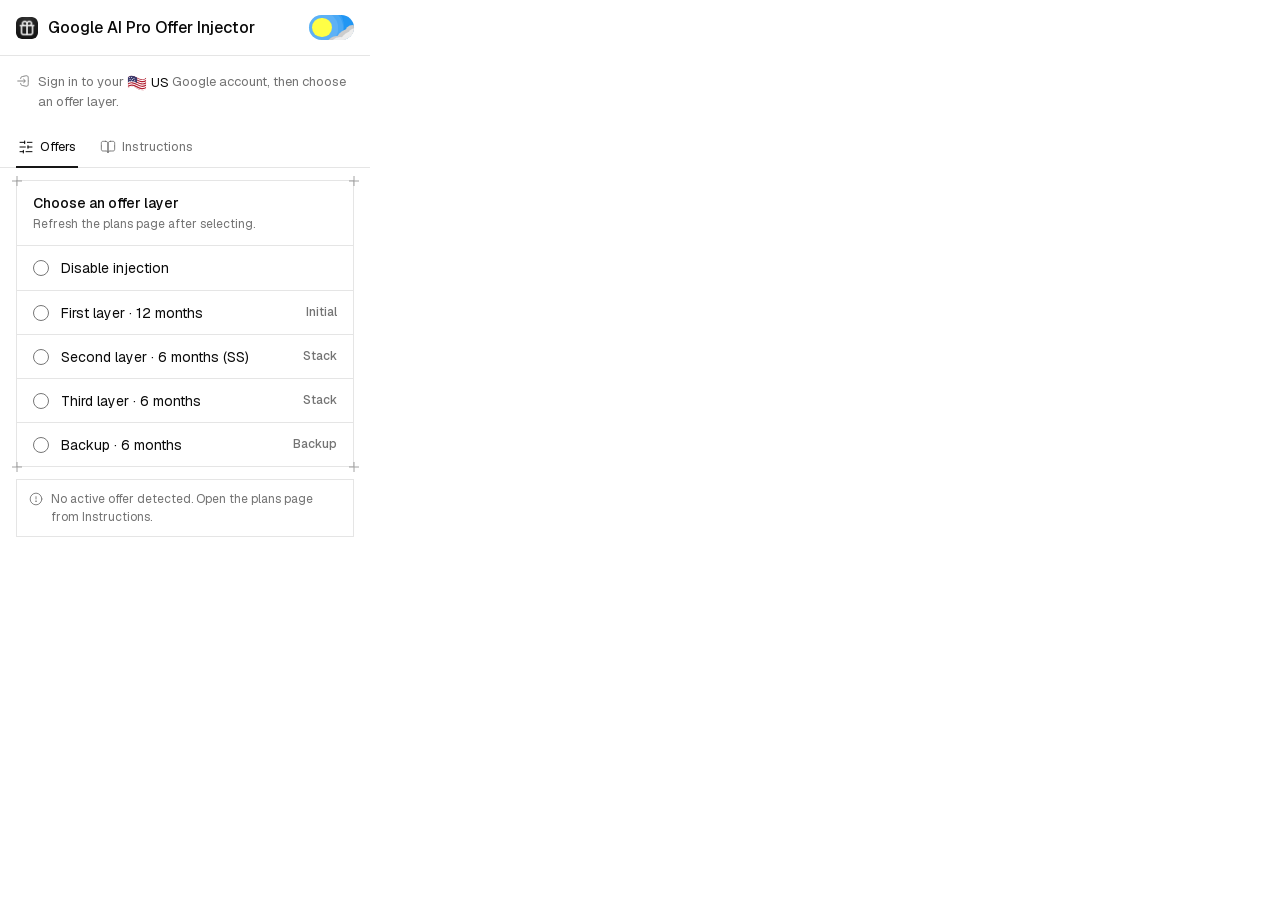
<file: extension/popup.html>
<!doctype html>
<html lang="en-US" data-theme="dark">

<head>
  <meta charset="utf-8" />
  <meta name="color-scheme" content="dark light" />
  <title>Google AI Pro · Injector</title>
  <link rel="icon" type="image/png" href="icons/icon32.png" />
  <style>
    @font-face {
      font-family: Geist;
      src: url("fonts/geist-latin.woff2") format("woff2");
      font-style: normal;
      font-weight: 100 900;
      font-display: swap;
    }

    :root {
      color-scheme: dark;
      --page: oklch(0.145 0 0);
      --surface: oklch(0.145 0 0);
      --hover: oklch(0.269 0 0);
      --text: oklch(0.985 0 0);
      --muted: oklch(0.708 0 0);
      --border: rgb(255 255 255 / 10%);
      --input-border: rgb(255 255 255 / 15%);
      --input-bg: rgb(255 255 255 / 4.5%);
      --primary: oklch(0.922 0 0);
      --primary-text: oklch(0.205 0 0);
      --accent: #8bb8ff;
    }

    [data-theme="light"] {
      color-scheme: light;
      --page: oklch(1 0 0);
      --surface: oklch(1 0 0);
      --hover: oklch(0.97 0 0);
      --text: oklch(0.145 0 0);
      --muted: oklch(0.556 0 0);
      --border: oklch(0.922 0 0);
      --input-border: oklch(0.922 0 0);
      --input-bg: transparent;
      --primary: oklch(0.205 0 0);
      --primary-text: oklch(0.985 0 0);
      --accent: #285fa9;
    }

    * {
      box-sizing: border-box;
    }

    body {
      width: 370px;
      block-size: 560px;
      margin: 0;
      display: flex;
      flex-direction: column;
      background: var(--page);
      color: var(--text);
      font:
        14px/1.43 Geist,
        sans-serif;
    }

    .header {
      display: flex;
      align-items: center;
      justify-content: space-between;
      gap: 12px;
      min-height: 56px;
      padding: 10px 16px;
      border-bottom: 1px solid var(--border);
    }

    h1 {
      display: flex;
      align-items: center;
      gap: 10px;
      margin: 0;
      font-size: 16px;
      line-height: 22px;
      font-weight: 500;
    }

    .brand-mark {
      flex: none;
      inline-size: 22px;
      block-size: 22px;
      border-radius: 6px;
    }

    .sub {
      display: flex;
      align-items: flex-start;
      gap: 8px;
      margin: 0;
      padding: 16px;
      color: var(--muted);
      font-size: 13px;
      line-height: 19px;
    }

    .sub>.icon {
      inline-size: 14px;
      block-size: 14px;
      margin-block-start: 2px;
    }

    .theme-toggle {
      display: grid;
      place-items: center;
      flex: none;
      inline-size: 60px;
      block-size: 34px;
      padding: 0;
      border: 0;
      background: transparent;
      color: var(--muted);
      cursor: pointer;
    }

    .theme-toggle:active,
    label.row:active {
      translate: 0 1px;
    }

    .theme-toggle:focus-visible,
    [role="tab"]:focus-visible {
      outline: 2px solid var(--primary);
      outline-offset: -3px;
      border-radius: 4px;
    }

    .icon {
      inline-size: 16px;
      block-size: 16px;
      flex: none;
      fill: none;
    }

    .theme-toggle .icon {
      inline-size: 18px;
      block-size: 18px;
    }

    .icon-library {
      position: absolute;
      inline-size: 0;
      block-size: 0;
      overflow: clip;
    }

    .country {
      display: inline-flex;
      align-items: center;
      gap: 4px;
      vertical-align: middle;
      white-space: nowrap;
      color: var(--text);
    }

    .country-icon {
      inline-size: 20px;
      block-size: 16px;
      stroke: none;
    }

    .tabs {
      display: flex;
      padding-inline: 16px;
      gap: 20px;
      border-block-end: 1px solid var(--border);
    }

    [role="tab"] {
      position: relative;
      display: inline-flex;
      align-items: center;
      justify-content: center;
      gap: 6px;
      block-size: 40px;
      padding: 0 2px;
      border: 0;
      background: transparent;
      color: var(--muted);
      font: inherit;
      font-size: 13px;
      cursor: pointer;
    }

    [role="tab"][aria-selected="true"] {
      color: var(--text);
    }

    [role="tab"][aria-selected="true"]::after {
      content: "";
      position: absolute;
      inset-inline: 0;
      inset-block-end: -1px;
      block-size: 2px;
      background: var(--primary);
    }

    [role="tab"]:active {
      opacity: 0.7;
    }

    .panel-area {
      flex: 1;
      min-block-size: 0;
      overflow-y: auto;
      scrollbar-width: none;
    }

    .panel-area::-webkit-scrollbar {
      display: none;
    }

    [role="tabpanel"] {
      padding-block: 12px;
    }

    [role="tabpanel"][hidden] {
      display: none;
    }

    .box {
      position: relative;
      margin: 0 16px 12px;
      border: 1px solid var(--border);
    }

    .border-marker {
      position: absolute;
      inline-size: 10px;
      block-size: 10px;
      color: var(--muted);
      opacity: 0.65;
      pointer-events: none;
    }

    .border-marker.top {
      inset-block-start: -5.5px;
    }

    .border-marker.bottom {
      inset-block-end: -5.5px;
    }

    .border-marker.start {
      inset-inline-start: -5.5px;
    }

    .border-marker.end {
      inset-inline-end: -5.5px;
    }

    .lbl {
      margin: 0;
      padding: 12px 16px;
      border-bottom: 1px solid var(--border);
      font-size: 14px;
      font-weight: 500;
    }

    .lbl small {
      display: block;
      font-size: 12px;
      line-height: 18px;
      color: var(--muted);
      font-weight: 400;
      margin-block-start: 2px;
    }

    .options {
      background: var(--surface);
    }

    label.row {
      display: flex;
      align-items: center;
      gap: 12px;
      min-height: 44px;
      padding: 10px 16px;
      cursor: pointer;
    }

    label.row+label.row {
      border-top: 1px solid var(--border);
    }

    label.row:has(input:checked) {
      background: var(--input-bg);
    }

    label.row:has(input:focus-visible) {
      outline: 2px solid var(--primary);
      outline-offset: -2px;
    }

    label.row input {
      flex: none;
      width: 16px;
      height: 16px;
      margin: 0;
      accent-color: var(--primary);
    }

    .t {
      flex: 1;
    }

    .tag {
      color: var(--muted);
      font-size: 12px;
      font-weight: 500;
    }

    #state {
      display: flex;
      align-items: flex-start;
      gap: 8px;
      margin: 0 16px;
      padding: 10px 12px;
      border: 1px solid var(--border);
      background: var(--surface);
      color: var(--muted);
      font-size: 12px;
      line-height: 18px;
    }

    #state>.icon {
      inline-size: 14px;
      block-size: 14px;
      margin-block-start: 2px;
    }

    ol {
      margin: 0;
      padding: 0 16px 0 36px;
      color: var(--muted);
      font-size: 13px;
      line-height: 20px;
    }

    ol li {
      padding-left: 3px;
    }

    ol li+li {
      margin-top: 10px;
    }

    ol li::marker {
      color: var(--muted);
      font-weight: 500;
    }

    ol b {
      color: var(--text);
      font-weight: 500;
    }

    a {
      color: var(--accent);
      text-decoration: none;
    }

    a:focus-visible {
      outline: 2px solid var(--accent);
      outline-offset: 3px;
      border-radius: 2px;
    }

    .copy-zip {
      position: relative;
      padding: 0;
      border: 0;
      background: transparent;
      color: var(--accent);
      font: inherit;
      cursor: pointer;
    }

    .copy-zip:focus-visible {
      outline: 2px solid var(--accent);
      outline-offset: 3px;
      border-radius: 2px;
    }

    .copy-zip:active {
      opacity: 0.7;
    }

    .copy-feedback {
      position: absolute;
      inset-block-end: calc(100% + 6px);
      inset-inline-start: 50%;
      translate: -50% 0;
      padding: 3px 6px;
      border: 1px solid var(--border);
      border-radius: 4px;
      background: var(--surface);
      color: var(--text);
      font-size: 11px;
      line-height: 16px;
      white-space: nowrap;
      pointer-events: none;
    }

    .copy-feedback:empty {
      display: none;
    }

    .link-icon {
      inline-size: 12px;
      block-size: 12px;
      vertical-align: -0.1em;
      margin-inline-start: 3px;
    }

    @media (hover: hover) and (pointer: fine) {

      .theme-toggle:hover,
      [role="tab"]:hover {
        color: var(--text);
      }

      label.row:hover {
        background: var(--hover);
      }

      .copy-zip:hover {
        color: var(--text);
      }

      a:hover {
        color: var(--text);
        text-decoration: none;
      }
    }

    /* Adapted from Uiverse.io by RiccardoRapelli. */
    .theme-switch {
      zoom: 0.75;
      position: relative;
      inline-size: 60px;
      block-size: 34px;
      border-radius: 34px;
    }

    .theme-switch__track {
      position: absolute;
      inset: 0;
      overflow: clip;
      border-radius: inherit;
      background: #2196f3;
      isolation: isolate;
    }

    .theme-switch__orb {
      position: absolute;
      inset-inline-start: 4px;
      inset-block-end: 4px;
      inline-size: 26px;
      block-size: 26px;
      border-radius: 50%;
      background: #ffff00;
      transform: translateX(0);
      isolation: isolate;
    }

    .theme-switch__dot {
      position: absolute;
      fill: #808080;
      opacity: 0;
    }

    .theme-switch__dot:nth-child(1) {
      inset-inline-start: 10px;
      inset-block-start: 3px;
      inline-size: 6px;
      block-size: 6px;
    }

    .theme-switch__dot:nth-child(2) {
      inset-inline-start: 2px;
      inset-block-start: 10px;
      inline-size: 10px;
      block-size: 10px;
    }

    .theme-switch__dot:nth-child(3) {
      inset-inline-start: 16px;
      inset-block-start: 18px;
      inline-size: 3px;
      block-size: 3px;
    }

    .theme-switch__ray {
      position: absolute;
      z-index: -1;
      fill: #ffffff;
      opacity: .1;
      pointer-events: none;
    }

    .theme-switch__ray.ray-one {
      inset-inline-start: -8px;
      inset-block-start: -8px;
      inline-size: 43px;
      block-size: 43px;
    }

    .theme-switch__ray.ray-two {
      inset-inline-start: -50%;
      inset-block-start: -50%;
      inline-size: 55px;
      block-size: 55px;
    }

    .theme-switch__ray.ray-three {
      inset-inline-start: -18px;
      inset-block-start: -18px;
      inline-size: 60px;
      block-size: 60px;
    }

    .theme-switch__cloud {
      position: absolute;
      fill: #cccccc;
      pointer-events: none;
    }

    .theme-switch__cloud.cloud-one {
      inset-inline-start: 30px;
      inset-block-start: 15px;
      inline-size: 40px;
      block-size: 40px;
    }

    .theme-switch__cloud.cloud-two {
      inset-inline-start: 44px;
      inset-block-start: 10px;
      inline-size: 20px;
      block-size: 20px;
    }

    .theme-switch__cloud.cloud-three {
      inset-inline-start: 18px;
      inset-block-start: 24px;
      inline-size: 30px;
      block-size: 30px;
    }

    .theme-switch__cloud.cloud-four {
      inset-inline-start: 36px;
      inset-block-start: 18px;
      inline-size: 40px;
      block-size: 40px;
      fill: #eeeeee;
    }

    .theme-switch__cloud.cloud-five {
      inset-inline-start: 48px;
      inset-block-start: 14px;
      inline-size: 20px;
      block-size: 20px;
      fill: #eeeeee;
    }

    .theme-switch__cloud.cloud-six {
      inset-inline-start: 22px;
      inset-block-start: 26px;
      inline-size: 30px;
      block-size: 30px;
      fill: #eeeeee;
    }

    .theme-switch__stars {
      position: absolute;
      inset: 0;
      opacity: 0;
      transform: translateY(-32px);
      pointer-events: none;
    }

    .theme-switch__star {
      position: absolute;
      fill: #ffffff;
    }

    .theme-switch__star.star-one {
      inline-size: 20px;
      block-size: 20px;
      inset-block-start: 2px;
      inset-inline-start: 3px;
    }

    .theme-switch__star.star-two {
      inline-size: 6px;
      block-size: 6px;
      inset-block-start: 16px;
      inset-inline-start: 3px;
    }

    .theme-switch__star.star-three {
      inline-size: 12px;
      block-size: 12px;
      inset-block-start: 20px;
      inset-inline-start: 10px;
    }

    .theme-switch__star.star-four {
      inline-size: 18px;
      block-size: 18px;
      inset-block-start: 0;
      inset-inline-start: 18px;
    }

    [data-theme="dark"] .theme-switch__track {
      background: #000000;
    }

    [data-theme="dark"] .theme-switch__orb {
      transform: translateX(26px);
      background: #ffffff;
    }

    [data-theme="dark"] .theme-switch__dot {
      opacity: 1;
    }

    [data-theme="dark"] .theme-switch__stars {
      transform: translateY(0);
      opacity: 1;
    }

    [data-theme="dark"] .theme-switch__cloud {
      opacity: 0;
    }


    .theme-switch::after {
      content: "";
      position: absolute;
      inset: -5px 0;
    }

    .theme-switch:focus-visible {
      outline-offset: 4px;
      border-radius: 34px;
    }

    @media (prefers-reduced-motion: no-preference) {
      .theme-switch__track {
        transition: background-color 260ms ease;
      }

      .theme-switch__orb {
        transition: transform 280ms cubic-bezier(.77, 0, .175, 1), background-color 260ms ease;
      }

      .theme-switch__dot {
        transition: opacity 200ms ease;
      }

      .theme-switch__stars {
        transition: transform 280ms cubic-bezier(.23, 1, .32, 1), opacity 200ms ease;
      }

      .theme-switch__cloud {
        animation: theme-cloud-move 6s ease-in-out infinite;
        transition: opacity 200ms ease;
      }

      .cloud-one,
      .cloud-two,
      .cloud-three {
        animation-delay: 1s;
      }

      [data-theme="dark"] .theme-switch__cloud {
        animation: none;
      }

      [data-theme="dark"] .theme-switch__star {
        animation: theme-star-twinkle 2s ease-in-out infinite;
      }

      [data-theme="dark"] .star-one {
        animation-delay: .3s;
      }

      [data-theme="dark"] .star-three {
        animation-delay: .6s;
      }

      [data-theme="dark"] .star-four {
        animation-delay: 1.3s;
      }

      .theme-switch:focus-visible * {
        transition: none;
        animation: none;
      }
    }

    @keyframes theme-cloud-move {

      0%,
      100% {
        transform: translateX(0);
      }

      40% {
        transform: translateX(4px);
      }

      80% {
        transform: translateX(-4px);
      }
    }

    @keyframes theme-star-twinkle {

      0%,
      100% {
        transform: scale(1);
      }

      40% {
        transform: scale(1.2);
      }

      80% {
        transform: scale(.8);
      }
    }
  </style>
</head>

<body>
  <svg class="icon-library" xmlns="http://www.w3.org/2000/svg" aria-hidden="true">
<symbol id="us-wavy-flag" viewBox="0 0 26 20">
      <defs>
        <clipPath id="us-wavy-outline">
          <path d="M1 3C5-1 9 1 13 3S21 7 25 3V17C21 21 17 19 13 17S5 13 1 17Z" />
        </clipPath>
      </defs>
      <g clip-path="url(#us-wavy-outline)">
        <path fill="#fff" d="M0 0h26v20H0z" />
        <g fill="none" stroke="#b22234" stroke-width="1.55">
          <path d="M0 3C5-1 9 1 13 3S21 7 26 3M0 6C5 2 9 4 13 6S21 10 26 6M0 9C5 5 9 7 13 9S21 13 26 9M0 12C5 8 9 10 13 12S21 16 26 12M0 15C5 11 9 13 13 15S21 19 26 15M0 18C5 14 9 16 13 18S21 22 26 18" />
        </g>
        <path fill="#3c3b6e" d="M0 0H13V10C9 8 5 6 0 10Z" />
        <g fill="#fff">
          <circle cx="3" cy="3" r=".65" /><circle cx="6" cy="3" r=".65" /><circle cx="9" cy="4" r=".65" />
          <circle cx="4" cy="5.5" r=".65" /><circle cx="7" cy="5.5" r=".65" /><circle cx="10" cy="6.5" r=".65" />
          <circle cx="3" cy="8" r=".65" /><circle cx="6" cy="7.5" r=".65" /><circle cx="9" cy="8.5" r=".65" />
        </g>
      </g>
    </symbol>
    <symbol id="icon-border-cross" viewBox="0 0 10 10">
      <path d="M0 5h10M5 0v10" fill="none" stroke="currentColor" stroke-width="1" />
    </symbol>
    <symbol id="icon-signin" viewBox="0 0 24 24">
      <path
        d="M8.00002 8C8.00002 7.42459 8.00002 7.17765 8.04465 6.92457C8.21993 5.93047 8.89355 5.09255 9.83302 4.70001C10.0723 4.60003 10.3559 4.53526 10.9232 4.40573L13.6508 3.78286C17.0405 3.00882 18.7353 2.6218 19.8677 3.51317C21 4.40454 21 6.1257 21 9.56803L21 14.432C21 17.8743 21 19.5955 19.8676 20.4868C18.7353 21.3782 17.0405 20.9912 13.6508 20.2171L10.9232 19.5943C10.3559 19.4647 10.0723 19.4 9.833 19.3C8.89353 18.9074 8.21991 18.0695 8.04462 17.0754C8 16.8224 8 16.5754 8 16"
        stroke="currentColor" stroke-linecap="round" stroke-linejoin="round" stroke-width="1.5" />
      <path d="M13 9C13 9 16 11.2095 16 12C16 12.7906 13 15 13 15M15.5 12H3" stroke="currentColor"
        stroke-linecap="round" stroke-linejoin="round" stroke-width="1.5" />
    </symbol>
    <symbol id="icon-status-info" viewBox="0 0 24 24">
      <circle cx="12" cy="12" r="10" stroke="currentColor" stroke-linecap="round" stroke-linejoin="round"
        stroke-width="1.5" />
      <path d="M12 8V12" stroke="currentColor" stroke-linecap="round" stroke-linejoin="round" stroke-width="1.5" />
      <path
        d="M12.125 15.75H12M12.25 15.75C12.25 15.8881 12.1381 16 12 16C11.8619 16 11.75 15.8881 11.75 15.75C11.75 15.6119 11.8619 15.5 12 15.5C12.1381 15.5 12.25 15.6119 12.25 15.75Z"
        stroke="currentColor" stroke-linecap="round" stroke-linejoin="round" stroke-width="1.5" />
    </symbol>
    <symbol id="icon-status-ok" viewBox="0 0 24 24">
      <path
        d="M22 12C22 6.47715 17.5228 2 12 2C6.47715 2 2 6.47715 2 12C2 17.5228 6.47715 22 12 22C17.5228 22 22 17.5228 22 12Z"
        stroke="currentColor" stroke-width="1.5" />
      <path d="M8 12.5L10.5 15L16 9" stroke="currentColor" stroke-linecap="round" stroke-linejoin="round"
        stroke-width="1.5" />
    </symbol>
    <symbol id="icon-system" viewBox="0 0 24 24">
      <path
        d="M14 21H16M14 21C13.1716 21 12.5 20.3284 12.5 19.5V17L12 17M14 21H10M10 21H8M10 21C10.8284 21 11.5 20.3284 11.5 19.5V17L12 17M12 17V21"
        stroke="currentColor" stroke-linecap="round" stroke-linejoin="round" stroke-width="1.5" />
      <path
        d="M16 3H8C5.17157 3 3.75736 3 2.87868 3.87868C2 4.75736 2 6.17157 2 9V11C2 13.8284 2 15.2426 2.87868 16.1213C3.75736 17 5.17157 17 8 17H16C18.8284 17 20.2426 17 21.1213 16.1213C22 15.2426 22 13.8284 22 11V9C22 6.17157 22 4.75736 21.1213 3.87868C20.2426 3 18.8284 3 16 3Z"
        stroke="currentColor" stroke-linecap="round" stroke-linejoin="round" stroke-width="1.5" />
      <path
        d="M12 12L12 13.5M12 12C12.737 12 13.3809 11.6013 13.7278 11.0079M12 12C11.263 12 10.6191 11.6013 10.2722 11.0079M12 8L12 6.5M12 8C12.737 8 13.3809 8.39866 13.7278 8.99209M12 8C11.263 8 10.6191 8.39865 10.2722 8.99209M15 8.25L13.7278 8.99209M9 11.75L10.2722 11.0079M15 11.75L13.7278 11.0079M9 8.25L10.2722 8.99209M13.7278 11.0079C13.9009 10.7119 14 10.3676 14 10C14 9.63244 13.9009 9.28805 13.7278 8.99209M10.2722 8.99209C10.0992 9.28804 10 9.63244 10 10C10 10.3676 10.0991 10.712 10.2722 11.0079"
        stroke="currentColor" stroke-linecap="round" stroke-linejoin="round" stroke-width="1.5" />
    </symbol>
    <symbol id="icon-light" viewBox="0 0 24 24">
      <path
        d="M16.9991 12C16.9991 14.7614 14.7605 17 11.9991 17C9.23766 17 6.99908 14.7614 6.99908 12C6.99908 9.23858 9.23766 7 11.9991 7C14.7605 7 16.9991 9.23858 16.9991 12Z"
        stroke="currentColor" stroke-linecap="round" stroke-linejoin="round" stroke-width="1.5" />
      <path
        d="M12.1247 3.25H11.9997M12.1242 20.75H11.9992M20.75 12.125V12M3.25 12.125V12M18.2752 5.90098L18.1868 5.81259M5.90051 18.275L5.81212 18.1866M18.0987 18.2756L18.187 18.1872M5.72429 5.9012L5.81267 5.81282M12.2497 3.25C12.2497 3.38807 12.1378 3.5 11.9997 3.5C11.8616 3.5 11.7497 3.38807 11.7497 3.25C11.7497 3.11193 11.8616 3 11.9997 3C12.1378 3 12.2497 3.11193 12.2497 3.25ZM12.2492 20.75C12.2492 20.8881 12.1373 21 11.9992 21C11.8611 21 11.7492 20.8881 11.7492 20.75C11.7492 20.6119 11.8611 20.5 11.9992 20.5C12.1373 20.5 12.2492 20.6119 12.2492 20.75ZM20.75 12.25C20.6119 12.25 20.5 12.1381 20.5 12C20.5 11.8619 20.6119 11.75 20.75 11.75C20.8881 11.75 21 11.8619 21 12C21 12.1381 20.8881 12.25 20.75 12.25ZM3.25 12.25C3.11193 12.25 3 12.1381 3 12C3 11.8619 3.11193 11.75 3.25 11.75C3.38807 11.75 3.5 11.8619 3.5 12C3.5 12.1381 3.38807 12.25 3.25 12.25ZM18.3636 5.98937C18.266 6.087 18.1077 6.087 18.01 5.98937C17.9124 5.89174 17.9124 5.73345 18.01 5.63582C18.1077 5.53819 18.266 5.53819 18.3636 5.63582C18.4612 5.73345 18.4612 5.89174 18.3636 5.98937ZM5.9889 18.3634C5.89127 18.461 5.73297 18.461 5.63534 18.3634C5.53771 18.2658 5.53771 18.1075 5.63534 18.0099C5.73297 17.9122 5.89127 17.9122 5.9889 18.0099C6.08653 18.1075 6.08653 18.2658 5.9889 18.3634ZM18.0103 18.364C17.9126 18.2663 17.9126 18.108 18.0103 18.0104C18.1079 17.9128 18.2662 17.9128 18.3638 18.0104C18.4614 18.108 18.4614 18.2663 18.3638 18.364C18.2662 18.4616 18.1079 18.4616 18.0103 18.364ZM5.6359 5.98959C5.53827 5.89196 5.53827 5.73367 5.6359 5.63604C5.73353 5.53841 5.89182 5.53841 5.98945 5.63604C6.08708 5.73367 6.08708 5.89196 5.98945 5.98959C5.89182 6.08722 5.73353 6.08722 5.6359 5.98959Z"
        stroke="currentColor" stroke-linecap="round" stroke-linejoin="round" stroke-width="1.5" />
    </symbol>
    <symbol id="icon-dark" viewBox="0 0 24 24">
      <path
        d="M21.5 14.0784C20.3003 14.7189 18.9301 15.0821 17.4751 15.0821C12.7491 15.0821 8.91792 11.2509 8.91792 6.52485C8.91792 5.06986 9.28105 3.69968 9.92163 2.5C5.66765 3.49698 2.5 7.31513 2.5 11.8731C2.5 17.1899 6.8101 21.5 12.1269 21.5C16.6849 21.5 20.503 18.3324 21.5 14.0784Z"
        stroke="currentColor" stroke-linecap="round" stroke-linejoin="round" stroke-width="1.5" />
    </symbol>
    <symbol id="icon-offers" viewBox="0 0 24 24">
      <path d="M2.99982 12.0002H10.9998" stroke="currentColor" stroke-linecap="round" stroke-linejoin="round"
        stroke-width="1.5" />
      <path d="M13.9998 5.00015L20.9998 5.00015" stroke="currentColor" stroke-linecap="round" stroke-linejoin="round"
        stroke-width="1.5" />
      <path d="M11.9998 19.0002L20.9998 19.0002" stroke="currentColor" stroke-linecap="round" stroke-linejoin="round"
        stroke-width="1.5" />
      <path d="M2.99982 5.00015H9.99982M9.99982 5.00015V3.00015M9.99982 5.00015V7.00015" stroke="currentColor"
        stroke-linecap="round" stroke-linejoin="round" stroke-width="1.5" />
      <path d="M2.99982 19.0002H7.99982M7.99982 19.0002V17.0002M7.99982 19.0002V21.0002" stroke="currentColor"
        stroke-linecap="round" stroke-linejoin="round" stroke-width="1.5" />
      <path d="M14.9998 12.0002L20.9998 12.0002M14.9998 12.0002V10.0002M14.9998 12.0002V14.0002" stroke="currentColor"
        stroke-linecap="round" stroke-linejoin="round" stroke-width="1.5" />
    </symbol>
    <symbol id="icon-instructions" viewBox="0 0 24 24">
      <path
        d="M7.99978 3.5H6.60021C4.43183 3.5 3.34764 3.5 2.67399 4.17362C2.00034 4.84724 2.00029 5.93144 2.00021 8.09982L2 13.3998C1.99992 15.5684 1.99987 16.6526 2.67353 17.3263C3.34719 18 4.43146 18 6.6 18H8.95042C10.4329 18 11.7092 19.0464 11.9999 20.5V5.5C11.0556 4.24097 9.99989 3.5 7.99978 3.5Z"
        stroke="currentColor" stroke-linecap="round" stroke-linejoin="round" stroke-width="1.5" />
      <path
        d="M16.0001 3.5H17.3997C19.5681 3.5 20.6523 3.5 21.3259 4.17362C21.9996 4.84724 21.9996 5.93144 21.9997 8.09982L21.9999 13.3998C22 15.5684 22 16.6526 21.3264 17.3263C20.6527 18 19.5684 18 17.3999 18H15.0495C13.567 18 12.2907 19.0464 12 20.5V5.5C12.9443 4.24097 14 3.5 16.0001 3.5Z"
        stroke="currentColor" stroke-linecap="round" stroke-linejoin="round" stroke-width="1.5" />
    </symbol>
  </svg>
  <header class="header">
    <h1><img class="brand-mark" src="icons/icon48.png" alt="" width="22" height="22" />Google AI Pro Offer Injector</h1>
    <!-- Adapted from Uiverse.io by RiccardoRapelli. -->
    <button type="button" id="themeToggle" class="theme-toggle theme-switch" aria-label="Theme">
      <span class="theme-switch__track" aria-hidden="true">
        <span class="theme-switch__orb">
          <svg class="theme-switch__dot" viewBox="0 0 100 100">
            <circle cx="50" cy="50" r="50" />
          </svg>
          <svg class="theme-switch__dot" viewBox="0 0 100 100">
            <circle cx="50" cy="50" r="50" />
          </svg>
          <svg class="theme-switch__dot" viewBox="0 0 100 100">
            <circle cx="50" cy="50" r="50" />
          </svg>
          <svg class="theme-switch__ray ray-one" viewBox="0 0 100 100">
            <circle cx="50" cy="50" r="50" />
          </svg>
          <svg class="theme-switch__ray ray-two" viewBox="0 0 100 100">
            <circle cx="50" cy="50" r="50" />
          </svg>
          <svg class="theme-switch__ray ray-three" viewBox="0 0 100 100">
            <circle cx="50" cy="50" r="50" />
          </svg>
          <svg class="theme-switch__cloud cloud-one" viewBox="0 0 100 100">
            <circle cx="50" cy="50" r="50" />
          </svg>
          <svg class="theme-switch__cloud cloud-two" viewBox="0 0 100 100">
            <circle cx="50" cy="50" r="50" />
          </svg>
          <svg class="theme-switch__cloud cloud-three" viewBox="0 0 100 100">
            <circle cx="50" cy="50" r="50" />
          </svg>
          <svg class="theme-switch__cloud cloud-four" viewBox="0 0 100 100">
            <circle cx="50" cy="50" r="50" />
          </svg>
          <svg class="theme-switch__cloud cloud-five" viewBox="0 0 100 100">
            <circle cx="50" cy="50" r="50" />
          </svg>
          <svg class="theme-switch__cloud cloud-six" viewBox="0 0 100 100">
            <circle cx="50" cy="50" r="50" />
          </svg>
        </span>
        <span class="theme-switch__stars">
          <svg class="theme-switch__star star-one" viewBox="0 0 20 20">
            <path
              d="M0 10 C10 10 10 10 0 10 C10 10 10 10 10 20 C10 10 10 10 20 10 C10 10 10 10 10 0 C10 10 10 10 0 10Z" />
          </svg>
          <svg class="theme-switch__star star-two" viewBox="0 0 20 20">
            <path
              d="M0 10 C10 10 10 10 0 10 C10 10 10 10 10 20 C10 10 10 10 20 10 C10 10 10 10 10 0 C10 10 10 10 0 10Z" />
          </svg>
          <svg class="theme-switch__star star-three" viewBox="0 0 20 20">
            <path
              d="M0 10 C10 10 10 10 0 10 C10 10 10 10 10 20 C10 10 10 10 20 10 C10 10 10 10 10 0 C10 10 10 10 0 10Z" />
          </svg>
          <svg class="theme-switch__star star-four" viewBox="0 0 20 20">
            <path
              d="M0 10 C10 10 10 10 0 10 C10 10 10 10 10 20 C10 10 10 10 20 10 C10 10 10 10 10 0 C10 10 10 10 0 10Z" />
          </svg>
        </span>
      </span>
    </button>
  </header>
  <div class="sub"><svg class="icon" viewBox="0 0 24 24" aria-hidden="true">
      <use href="#icon-signin" />
    </svg><span>Sign in to your
      <span class="country"><svg class="icon country-icon" aria-hidden="true"><use href="#us-wavy-flag" /></svg><span>US</span></span>
      Google account, then choose an offer layer.</span></div>
  <div class="tabs" role="tablist" aria-label="Offer helper">
    <button type="button" role="tab" id="offersTab" aria-controls="offersPanel" aria-selected="true" tabindex="0"><svg
        class="icon" viewBox="0 0 24 24" aria-hidden="true">
        <use href="#icon-offers" />
      </svg>Offers</button>
    <button type="button" role="tab" id="instructionsTab" aria-controls="instructionsPanel" aria-selected="false"
      tabindex="-1"><svg class="icon" viewBox="0 0 24 24" aria-hidden="true">
        <use href="#icon-instructions" />
      </svg>Instructions</button>
  </div>
  <main class="panel-area">
    <section role="tabpanel" id="offersPanel" aria-labelledby="offersTab">
      <div class="box">
        <svg class="border-marker top start" viewBox="0 0 10 10" aria-hidden="true">
          <use href="#icon-border-cross" />
        </svg>
        <svg class="border-marker top end" viewBox="0 0 10 10" aria-hidden="true">
          <use href="#icon-border-cross" />
        </svg>
        <svg class="border-marker bottom start" viewBox="0 0 10 10" aria-hidden="true">
          <use href="#icon-border-cross" />
        </svg>
        <svg class="border-marker bottom end" viewBox="0 0 10 10" aria-hidden="true">
          <use href="#icon-border-cross" />
        </svg>
        <div class="lbl">Choose an offer layer<small>Refresh the plans page after selecting.</small></div>
        <div class="options">
          <label class="row"><input type="radio" name="layer" value="off" /><span class="t">Disable
              injection</span></label>
          <label class="row"><input type="radio" name="layer" value="12m" /><span class="t">First layer · 12
              months</span><span class="tag">Initial</span></label>
          <label class="row"><input type="radio" name="layer" value="6m_ss" /><span class="t">Second layer · 6 months
              (SS)</span><span class="tag">Stack</span></label>
          <label class="row"><input type="radio" name="layer" value="6m" /><span class="t">Third layer · 6
              months</span><span class="tag">Stack</span></label>
          <label class="row"><input type="radio" name="layer" value="6m_2" /><span class="t">Backup · 6
              months</span><span class="tag">Backup</span></label>
        </div>
      </div>

      <div id="state" class="warn" role="status" aria-live="polite"><svg class="icon" viewBox="0 0 24 24"
          aria-hidden="true">
          <use id="stateIcon" href="#icon-status-info" />
        </svg><span id="stateText">No active offer detected. Open the plans page from
          Instructions.</span></div>
    </section>
    <section role="tabpanel" id="instructionsPanel" aria-labelledby="instructionsTab" hidden>
      <ol>
        <li>Open
          <a href="https://one.google.com/plans?hl=en-US" target="_blank" rel="noopener noreferrer">Google One plans<svg
              class="link-icon" viewBox="0 0 24 24" fill="none" aria-hidden="true">
              <path
                d="M9 6.65032C9 6.65032 15.9383 6.10759 16.9154 7.08463C17.8924 8.06167 17.3496 15 17.3496 15M16.5 7.5L6.5 17.5"
                stroke="currentColor" stroke-linecap="round" stroke-linejoin="round" stroke-width="1.5" />
            </svg></a>
          and confirm that you are signed in to the correct account.
        </li>
        <li>On the Offers tab, choose a layer. Refresh the plans page and look
          for “Offer ready” in the bottom-right corner.</li>
        <li>On the AI Pro card, select <b>Get discount</b> to open Google Play
          checkout.</li>
        <li>Check the banner: <b>green means a free trial was detected</b>; red
          means you should not proceed.</li>
        <li>Add a card with US ZIP code
          <button type="button" id="copyZip" class="copy-zip" aria-label="Copy ZIP code 97201"
            title="Copy ZIP code">97201<span id="copyZipFeedback" class="copy-feedback" role="status"
              aria-live="polite"></span></button>. Confirm that the checkout amount
          is <b>$0.00</b> before subscribing.
        </li>
        <li>To apply another layer, return to the plans page, choose the next
          layer, and refresh.</li>
        <li>When you are finished, manage automatic renewal in
          <a href="https://play.google.com/store/account/subscriptions?hl=en-US" target="_blank" rel="noopener noreferrer">Google
            Play subscriptions<svg class="link-icon" viewBox="0 0 24 24" fill="none" aria-hidden="true">
              <path
                d="M9 6.65032C9 6.65032 15.9383 6.10759 16.9154 7.08463C17.8924 8.06167 17.3496 15 17.3496 15M16.5 7.5L6.5 17.5"
                stroke="currentColor" stroke-linecap="round" stroke-linejoin="round" stroke-width="1.5" />
            </svg></a>.
        </li>
      </ol>
    </section>
  </main>
  <script src="theme.js"></script>
  <script src="popup-ui.js"></script>
  <script src="popup.js"></script>
</body>

</html>
</file>
